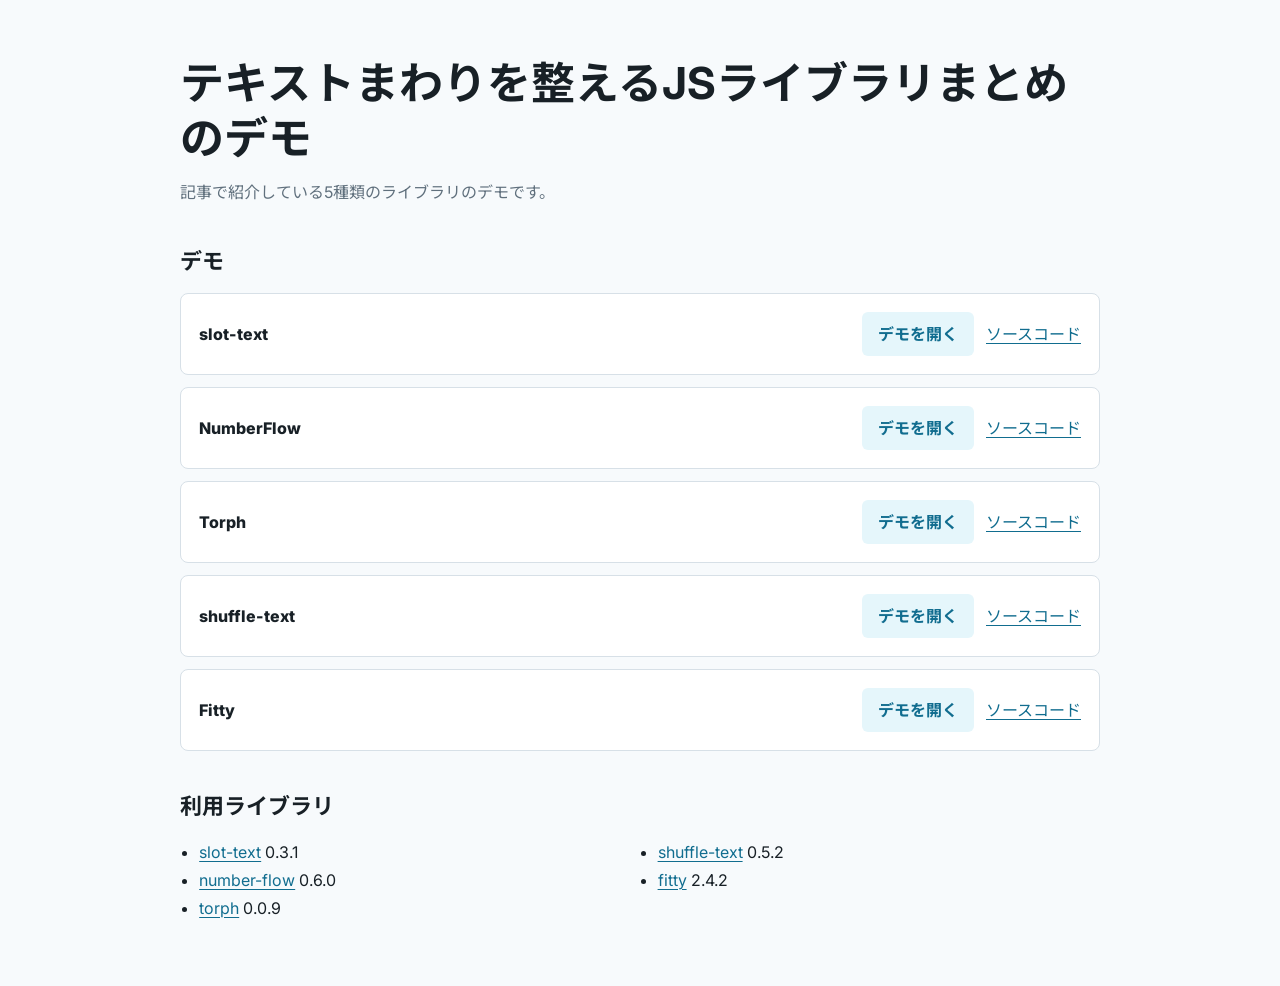
<file: index.html>
<!doctype html>
<html lang="ja">
  <head>
    <meta charset="UTF-8" />
    <meta name="viewport" content="width=device-width, initial-scale=1.0" />
    <title>テキストまわりを整えるJSライブラリまとめのデモ</title>
    <link rel="preconnect" href="https://fonts.googleapis.com" />
    <link rel="preconnect" href="https://fonts.gstatic.com" crossorigin />
    <link
      href="https://fonts.googleapis.com/css2?family=Inter:wght@500;600;700;800&family=Noto+Sans+JP:wght@500;700;800&display=swap"
      rel="stylesheet"
    />
    <style>
      :root {
        color-scheme: light;
        --text: #182026;
        --muted: #60707d;
        --line: #d7e0e7;
        --bg: #f7fafc;
        --panel: #ffffff;
        --accent: #116d8f;
        --accent-bg: #e5f6fb;
      }

      * {
        box-sizing: border-box;
      }

      body {
        min-height: 100vh;
        margin: 0;
        background: var(--bg);
        color: var(--text);
        font-family: Inter, "Noto Sans JP", sans-serif;
        line-height: 1.75;
      }

      main {
        width: min(920px, calc(100% - 40px));
        margin: 0 auto;
        padding: 56px 0 64px;
      }

      h1 {
        margin: 0 0 12px;
        font-size: clamp(28px, 5vw, 44px);
        line-height: 1.25;
        letter-spacing: 0;
      }

      p {
        margin: 0;
        color: var(--muted);
      }

      section {
        margin-top: 40px;
      }

      h2 {
        margin: 0 0 16px;
        font-size: 22px;
        line-height: 1.4;
        letter-spacing: 0;
      }

      .demo-list {
        display: grid;
        gap: 12px;
        margin: 0;
        padding: 0;
        list-style: none;
      }

      .demo-item {
        display: grid;
        grid-template-columns: 1fr auto auto;
        gap: 12px;
        align-items: center;
        padding: 18px;
        border: 1px solid var(--line);
        border-radius: 8px;
        background: var(--panel);
      }

      .demo-name {
        font-weight: 800;
      }

      a {
        color: var(--accent);
        text-decoration-thickness: 0.08em;
        text-underline-offset: 0.18em;
      }

      .button-link {
        display: inline-flex;
        justify-content: center;
        min-width: 112px;
        padding: 8px 14px;
        border-radius: 6px;
        background: var(--accent-bg);
        font-weight: 700;
        text-decoration: none;
      }

      .library-list {
        columns: 2;
        margin: 0;
        padding-left: 1.2em;
      }

      @media (width <= 640px) {
        main {
          width: min(100% - 28px, 920px);
          padding-top: 36px;
        }

        .demo-item {
          grid-template-columns: 1fr;
          gap: 10px;
        }

        .button-link {
          width: 100%;
        }

        .library-list {
          columns: 1;
        }
      }
    </style>
  </head>
  <body>
    <main>
      <h1>テキストまわりを整えるJSライブラリまとめのデモ</h1>
      <p>記事で紹介している5種類のライブラリのデモです。</p>

      <section>
        <h2>デモ</h2>
        <ol class="demo-list">
          <li class="demo-item">
            <span class="demo-name">slot-text</span>
            <a class="button-link" href="./demo/01/">デモを開く</a>
            <a href="https://github.com/ics-creative/260709_text_js_libraries/blob/main/demo/01/index.html">ソースコード</a>
          </li>
          <li class="demo-item">
            <span class="demo-name">NumberFlow</span>
            <a class="button-link" href="./demo/02/">デモを開く</a>
            <a href="https://github.com/ics-creative/260709_text_js_libraries/blob/main/demo/02/index.html">ソースコード</a>
          </li>
          <li class="demo-item">
            <span class="demo-name">Torph</span>
            <a class="button-link" href="./demo/03/">デモを開く</a>
            <a href="https://github.com/ics-creative/260709_text_js_libraries/blob/main/demo/03/index.html">ソースコード</a>
          </li>
          <li class="demo-item">
            <span class="demo-name">shuffle-text</span>
            <a class="button-link" href="./demo/04/">デモを開く</a>
            <a href="https://github.com/ics-creative/260709_text_js_libraries/blob/main/demo/04/index.html">ソースコード</a>
          </li>
          <li class="demo-item">
            <span class="demo-name">Fitty</span>
            <a class="button-link" href="./demo/05/">デモを開く</a>
            <a href="https://github.com/ics-creative/260709_text_js_libraries/blob/main/demo/05/index.html">ソースコード</a>
          </li>
        </ol>
      </section>

      <section>
        <h2>利用ライブラリ</h2>
        <ul class="library-list">
          <li><a href="https://github.com/Danilaa1/slot-text">slot-text</a> 0.3.1</li>
          <li><a href="https://github.com/barvian/number-flow">number-flow</a> 0.6.0</li>
          <li><a href="https://github.com/lochie/torph">torph</a> 0.0.9</li>
          <li><a href="https://github.com/ics-ikeda/shuffle-text">shuffle-text</a> 0.5.2</li>
          <li><a href="https://github.com/rikschennink/fitty">fitty</a> 2.4.2</li>
        </ul>
      </section>
    </main>
  </body>
</html>
</file>
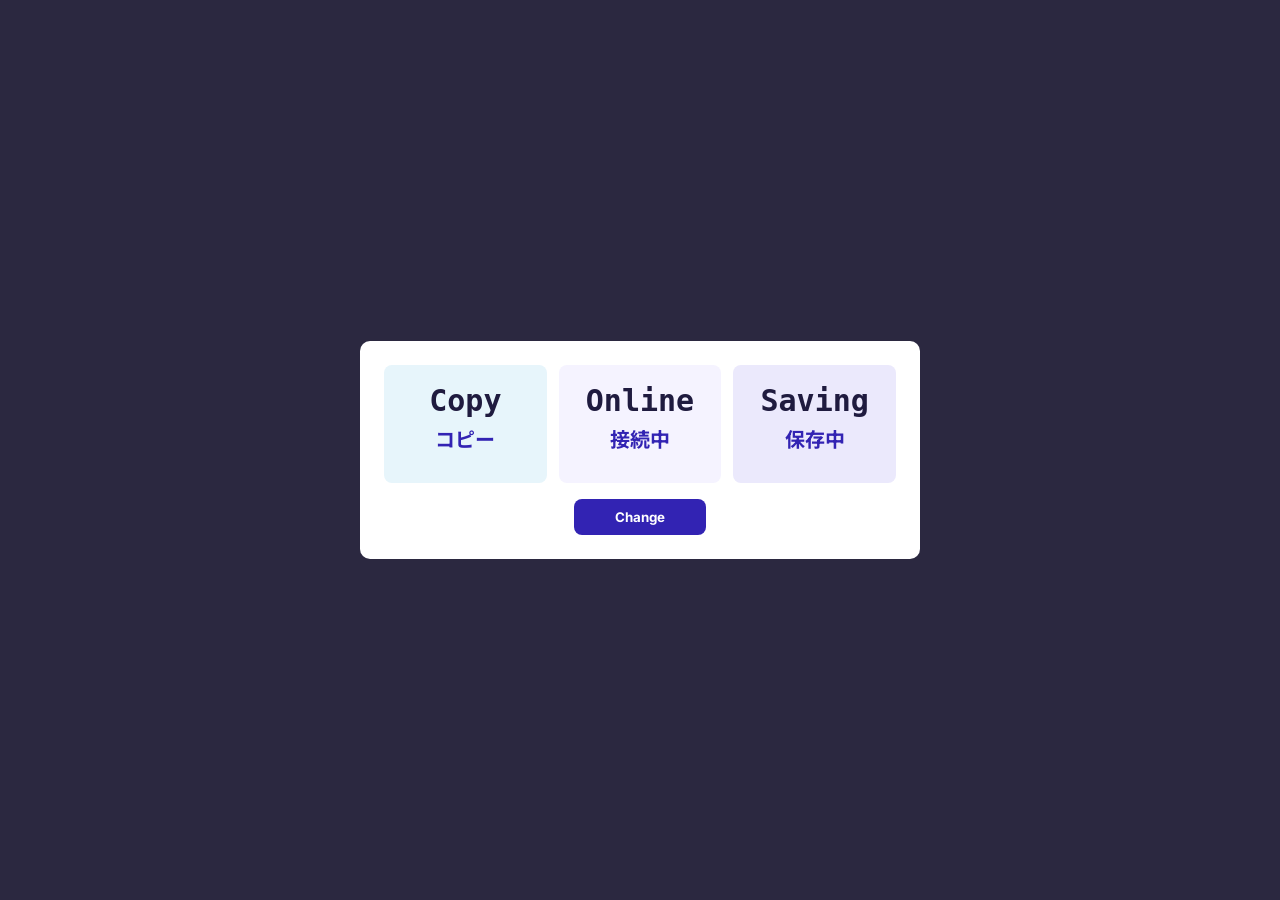
<file: demo/01/index.html>
<!DOCTYPE html>
<html lang="ja">
<head>
  <meta charset="UTF-8" />
  <meta content="width=device-width, initial-scale=1" name="viewport" />
  <title>1. slot-textのデモ</title>
  <link href="../base.css" rel="stylesheet" />
  <link href="https://esm.sh/slot-text@0.3.1/style.css" rel="stylesheet" />
  <style>
    .signal-grid {
      display: grid;
      grid-template-columns: repeat(3, minmax(0, 1fr));
      gap: 12px;

      @media (width <= 560px) {
        grid-template-columns: 1fr;
      }
    }

    .signal-card {
      display: grid;
      place-items: center;
      min-height: 112px;
      padding: 16px;

      &:nth-child(1) {
        background: var(--soft-blue);
      }

      &:nth-child(3) {
        background: var(--soft-purple);
      }

      @media (width <= 560px) {
        min-height: 104px;
      }
    }

    .slot-label {
      min-height: 40px;
      font-weight: bold;
      line-height: 1.3;
    }

    .slot-stack {
      display: grid;
      gap: 6px;
      justify-items: center;
    }

    .slot-label-en {
      font-size: 30px;

      @media (width <= 560px) {
        font-size: 26px;
      }
    }

    .slot-label-ja {
      font-size: 20px;
      color: var(--primary);

      @media (width <= 560px) {
        font-size: 18px;
      }
    }
  </style>
</head>

<body>
<main class="wrapper">
  <section class="signal-grid">
    <div class="panel signal-card">
      <div class="slot-stack">
        <p class="slot-label slot-label-en mono js-copy-label-en">Copy</p>
        <p class="slot-label slot-label-ja js-copy-label-ja">コピー</p>
      </div>
    </div>

    <div class="panel signal-card">
      <div class="slot-stack">
        <p class="slot-label slot-label-en mono js-status-label-en">Online</p>
        <p class="slot-label slot-label-ja js-status-label-ja">接続中</p>
      </div>
    </div>

    <div class="panel signal-card">
      <div class="slot-stack">
        <p class="slot-label slot-label-en mono js-save-label-en">Saving</p>
        <p class="slot-label slot-label-ja js-save-label-ja">保存中</p>
      </div>
    </div>
  </section>

  <div class="control-row">
    <button class="control-button js-cycle" type="button">Change</button>
  </div>
</main>

<script type="module">
  import { slotText } from "https://esm.sh/slot-text@0.3.1";

  const scenes = [
    ["Copy", "コピー", "Online", "接続中", "Saving", "保存中"],
    ["Copied", "コピー済み", "Offline", "切断", "Done", "完了"],
  ];

  const targets = [
    { selector: ".js-copy-label-en", direction: "up" },
    { selector: ".js-copy-label-ja", direction: "up" },
    { selector: ".js-status-label-en", direction: "down" },
    { selector: ".js-status-label-ja", direction: "down" },
    { selector: ".js-save-label-en", direction: "up" },
    { selector: ".js-save-label-ja", direction: "up" },
  ];

  const items = targets.map((target, index) => ({
    // 初期表示の文字列を渡して、対象要素用のcontrollerを作成する
    controller: slotText(document.querySelector(target.selector), scenes[0][index]),
    direction: target.direction,
  }));

  let sceneIndex = 0;

  function rollLabels() {
    sceneIndex = (sceneIndex + 1) % scenes.length;

    items.forEach((item, index) => {
      // set()に次の文字列を渡すと、スロット風に切り替わる
      item.controller.set(scenes[sceneIndex][index], {
        direction: item.direction,
      });
    });
  }

  document.querySelector(".js-cycle").addEventListener("click", rollLabels);
</script>
</body>
</html>
</file>
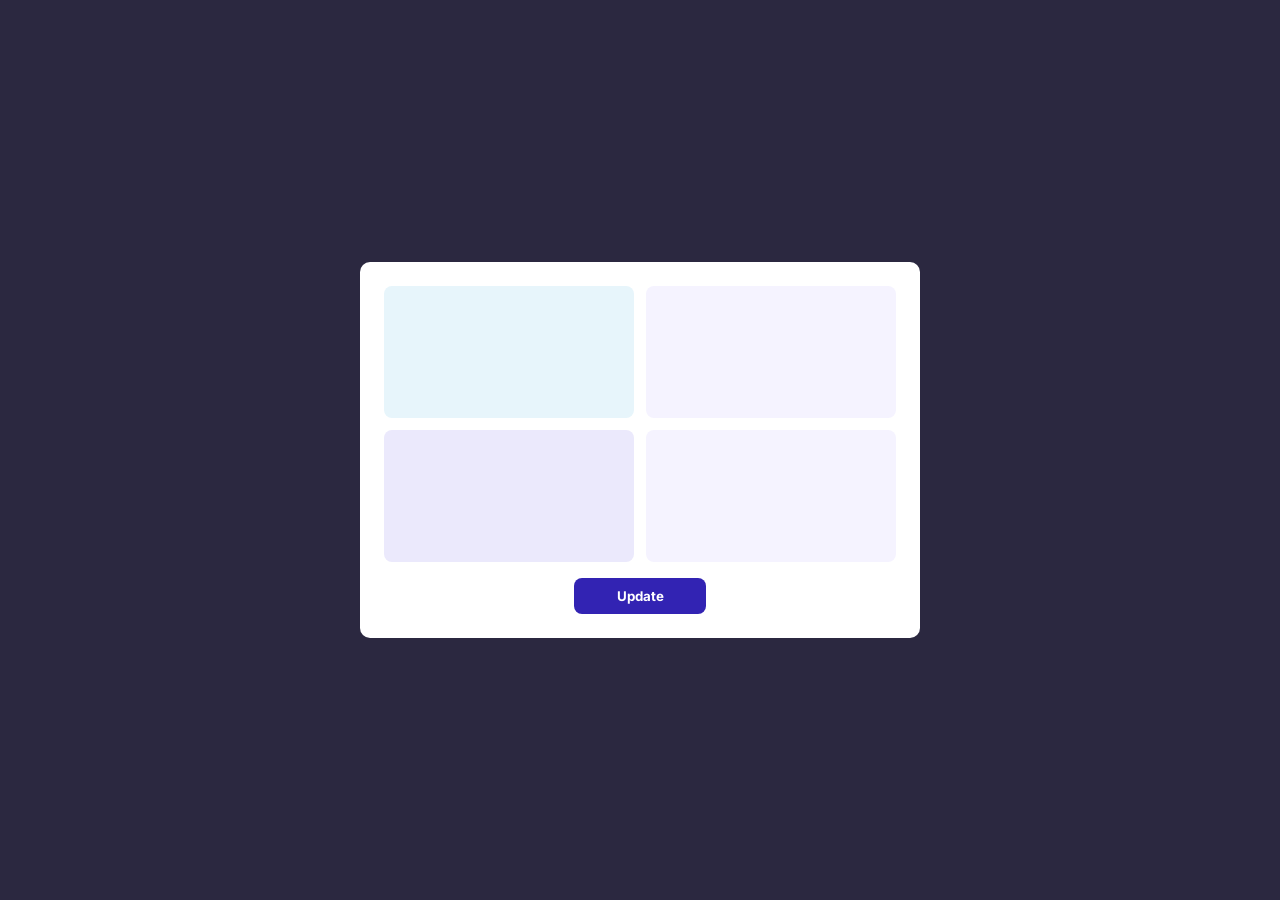
<file: demo/02/index.html>
<!DOCTYPE html>
<html lang="ja">
<head>
  <meta charset="UTF-8" />
  <meta content="width=device-width, initial-scale=1" name="viewport" />
  <title>2. NumberFlowのデモ</title>
  <link href="../base.css" rel="stylesheet" />
  <style>
    .metric-grid {
      display: grid;
      grid-template-columns: repeat(2, minmax(0, 1fr));
      gap: 12px;

      @media (width <= 560px) {
        grid-template-columns: 1fr;
      }
    }

    .metric-card {
      display: grid;
      place-items: center;
      min-height: 132px;
      padding: 16px;

      &:nth-child(1) {
        background: var(--soft-blue);
      }

      &:nth-child(3) {
        background: var(--soft-purple);
      }
    }

    number-flow {
      width: fit-content;
      font-size: 40px;
      font-weight: bold;
      line-height: 1.05;
      color: var(--ink);

      @media (width <= 560px) {
        font-size: 32px;
      }
    }
  </style>
</head>

<body>
<main class="wrapper">
  <section class="metric-grid">
    <div class="panel metric-card">
      <number-flow class="mono js-flow" data-will-change></number-flow>
    </div>

    <div class="panel metric-card">
      <number-flow class="mono js-flow" data-will-change></number-flow>
    </div>

    <div class="panel metric-card">
      <number-flow class="mono js-flow" data-will-change></number-flow>
    </div>

    <div class="panel metric-card">
      <number-flow class="mono js-flow" data-will-change></number-flow>
    </div>
  </section>

  <div class="control-row">
    <button class="control-button js-update" type="button">Update</button>
  </div>
</main>

<script type="module">
  import { continuous } from "https://esm.sh/number-flow@0.6.0";

  const flows = [...document.querySelectorAll(".js-flow")];

  const metricSets = [
    [12480, 7, 86000, 88],
    [13950, 4, 92000, 104],
    [13520, 9, 104000, 127],
  ];

  let metricIndex = 0;

  flows.forEach((flow, index) => {
    if (index === 2) {
      flow.format = { style: "currency", currency: "JPY", maximumFractionDigits: 0 };
    } else {
      flow.format = { maximumFractionDigits: 0 };
    }

    // 表示形式やロケール、動きのプラグインを要素へ設定する
    flow.locales = "ja-JP";
    flow.plugins = [continuous];

    // update()に数値を渡すと、差分がアニメーションする
    flow.update(metricSets[metricIndex][index]);
  });

  function updateMetrics() {
    metricIndex = (metricIndex + 1) % metricSets.length;

    flows.forEach((flow, index) => {
      flow.update(metricSets[metricIndex][index]);
    });
  }

  document.querySelector(".js-update").addEventListener("click", updateMetrics);
</script>
</body>
</html>
</file>
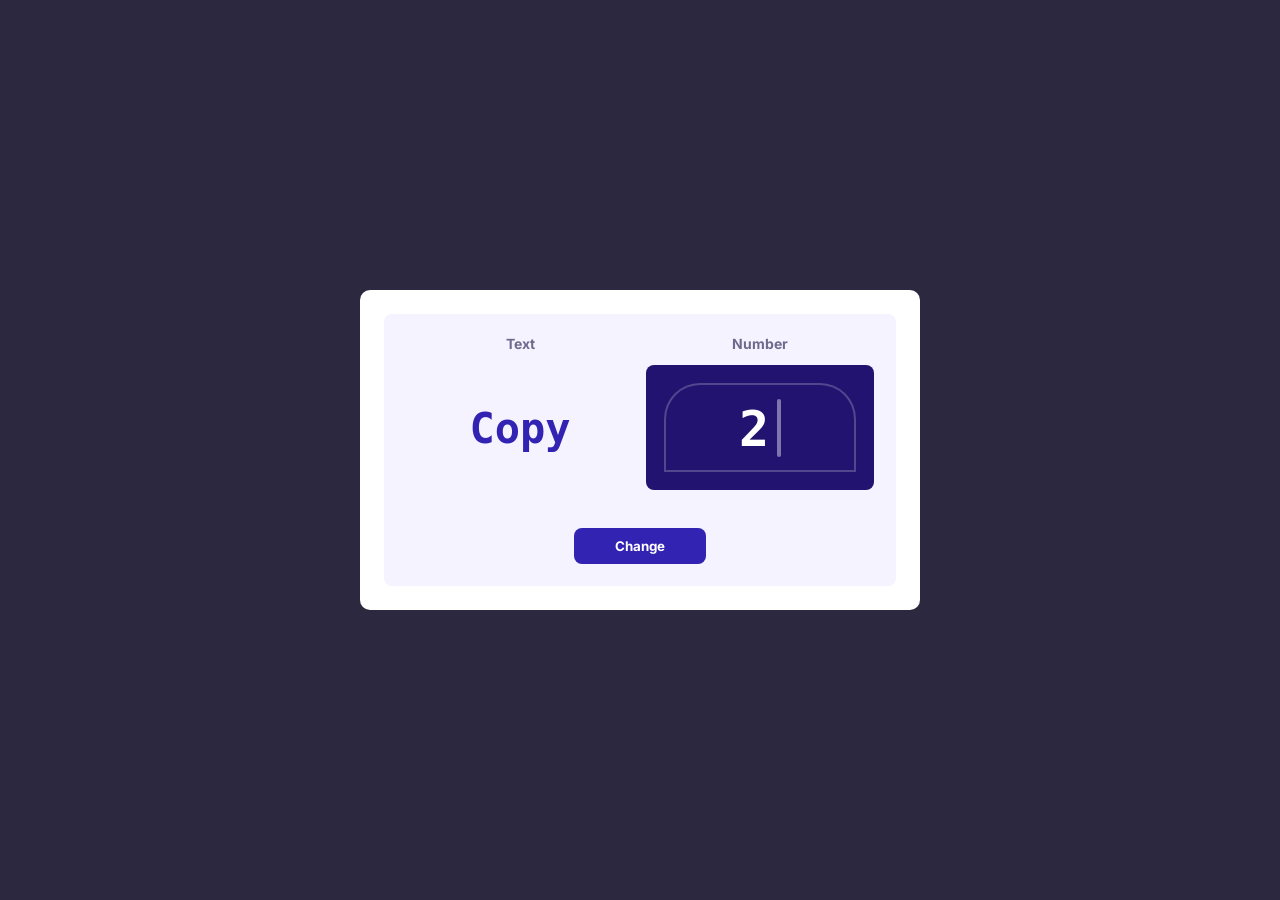
<file: demo/03/index.html>
<!DOCTYPE html>
<html lang="ja">
<head>
  <meta charset="UTF-8" />
  <meta content="width=device-width, initial-scale=1" name="viewport" />
  <title>3. Torphのデモ</title>
  <link href="../base.css" rel="stylesheet" />
  <style>
    .morph-panel {
      display: grid;
      gap: 38px;
      padding: 22px;
      overflow: hidden;
    }

    .morph-section {
      display: grid;
      gap: 12px;
    }

    .morph-grid {
      display: grid;
      grid-template-columns: repeat(2, minmax(0, 1fr));
      gap: 12px;

      @media (width <= 560px) {
        grid-template-columns: 1fr;
      }
    }

    .morph-caption {
      font-size: 14px;
      line-height: 1.2;
      text-align: center;
      color: var(--muted);
    }

    .morph-title {
      display: grid;
      place-items: center;
      min-height: 118px;
      font-size: 42px;
      line-height: 1.05;

      @media (width <= 560px) {
        min-height: 104px;
        font-size: 38px;
      }
    }

    .morph-word,
    .number-text {
      width: fit-content;
      font-weight: bold;
    }

    .morph-word {
      color: var(--primary);
    }

    .number-stage {
      display: grid;
      place-items: center;
      min-height: 118px;
      padding: 18px;
      overflow: hidden;
      border-radius: 8px;
      background: var(--deep);

      @media (width <= 560px) {
        min-height: 104px;
      }
    }

    .number-field {
      display: flex;
      align-items: flex-end;
      justify-content: center;
      width: min(100%, 318px);
      min-height: 88px;
      padding: 16px 20px 18px;
      color: #ffffff;
      border-radius: 36px 36px 0 0;
      box-shadow: inset 0 0 0 2px rgba(255, 255, 255, 0.22);
      font-size: 50px;

      @media (width <= 560px) {
        min-height: 78px;
        font-size: 40px;
      }
    }

    .number-text {
      min-width: 0;
      overflow: hidden;
      font-size: inherit;
      line-height: 1;
      text-overflow: ellipsis;
    }

    .number-cursor {
      flex: 0 0 auto;
      width: 0.08em;
      height: 1.15em;
      margin: 0 0 -0.06em 0.16em;
      border-radius: 999px;
      background: rgba(255, 255, 255, 0.42);
      animation: blink 1s steps(2, start) infinite;
    }

    @keyframes blink {
      50% {
        opacity: 0;
      }
    }
  </style>
</head>

<body>
<main class="wrapper">
  <section class="panel morph-panel">
    <div class="morph-grid">
      <div class="morph-section">
        <p class="morph-caption">Text</p>
        <h2 class="morph-title">
          <span class="morph-word mono js-morph-word">Copy</span>
        </h2>
      </div>

      <div class="morph-section">
        <p class="morph-caption">Number</p>
        <div class="number-stage">
          <div class="number-field">
            <span class="number-text mono js-number-label">2</span>
            <span class="number-cursor"></span>
          </div>
        </div>
      </div>
    </div>

    <div class="control-row">
      <button class="control-button js-change" type="button">Change</button>
    </div>
  </section>
</main>

<script type="module">
  import { TextMorph } from "https://esm.sh/torph@0.0.9";

  const wordElement = document.querySelector(".js-morph-word");
  const numberElement = document.querySelector(".js-number-label");
  const words = ["Copy", "Copied", "コピー中", "コピー完了"];
  const numbers = ["2", "20", "20.8", "20.85"];

  // 対象要素とアニメーション設定を渡してTextMorphを作成する
  const wordMorph = new TextMorph({
    element: wordElement,
    duration: 460,
    ease: "cubic-bezier(0.19, 1, 0.22, 1)",
    locale: "ja",
  });

  const numberMorph = new TextMorph({
    element: numberElement,
    duration: 360,
    ease: "cubic-bezier(0.19, 1, 0.22, 1)",
    locale: "ja",
  });

  let sceneIndex = 0;

  function updateDemo(nextIndex) {
    sceneIndex = nextIndex;
    // update()で次の文字列へモーフィングする
    wordMorph.update(words[sceneIndex % words.length]);
    numberMorph.update(numbers[sceneIndex % numbers.length]);
  }

  document.querySelector(".js-change").addEventListener("click", () => {
    updateDemo((sceneIndex + 1) % words.length);
  });

  updateDemo(0);
</script>
</body>
</html>
</file>
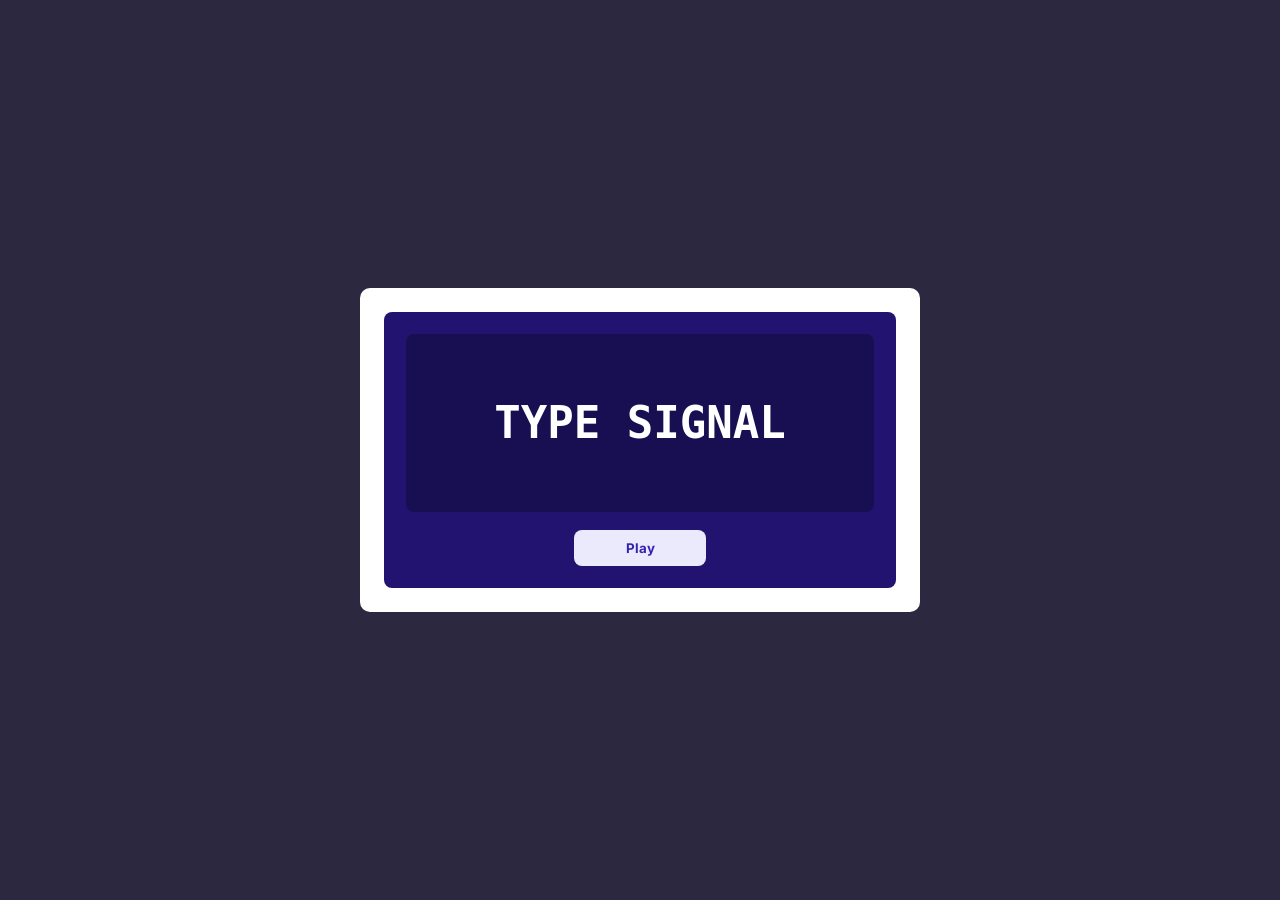
<file: demo/04/index.html>
<!DOCTYPE html>
<html lang="ja">
<head>
  <meta charset="UTF-8" />
  <meta content="width=device-width, initial-scale=1" name="viewport" />
  <title>4. shuffle-textのデモ</title>
  <link href="../base.css" rel="stylesheet" />
  <style>
    .decode-panel {
      display: grid;
      gap: 18px;
      padding: 22px;
      background: var(--deep);
      color: #ebe9fc;

      .control-button {
        color: var(--primary);
        background: #ebe9fc;
      }
    }

    .decode-window {
      display: grid;
      min-height: 178px;
      align-content: center;
      padding: 18px;
      border-radius: 8px;
      background: #180f52;
    }

    .decode-title {
      justify-self: center;
      font-size: 44px;
      font-weight: bold;
      line-height: 1.05;
      text-align: center;
      color: #ffffff;
      white-space: nowrap;

      @media (width <= 560px) {
        font-size: 32px;
      }
    }
  </style>
</head>

<body>
<main class="wrapper">
  <section class="panel decode-panel">
    <div class="decode-window">
      <h2 class="decode-title mono js-shuffle-title">TYPE SIGNAL</h2>
    </div>

    <button class="control-button js-decode" type="button">Play</button>
  </section>
</main>

<script type="module">
  import ShuffleText from "https://esm.sh/shuffle-text@0.5.2";

  const title = document.querySelector(".js-shuffle-title");
  const phrases = [
    "TYPE SIGNAL",
    "FUTURE COPY",
    "WORDS ON AIR",
    "READY TYPE",
  ];

  // 対象要素を渡してShuffleTextを作成する
  const shuffle = new ShuffleText(title);
  shuffle.duration = 760;
  shuffle.emptyCharacter = ".";
  shuffle.sourceRandomCharacter = "ABCDEFGHIJKLMNOPQRSTUVWXYZ0123456789#*";

  let phraseIndex = 0;

  function decodeNextTitle() {
    phraseIndex = (phraseIndex + 1) % phrases.length;

    // setText()で完成形を指定し、start()で演出を再生する
    shuffle.setText(phrases[phraseIndex]);
    shuffle.start();
  }

  document.querySelector(".js-decode").addEventListener("click", decodeNextTitle);
</script>
</body>
</html>
</file>
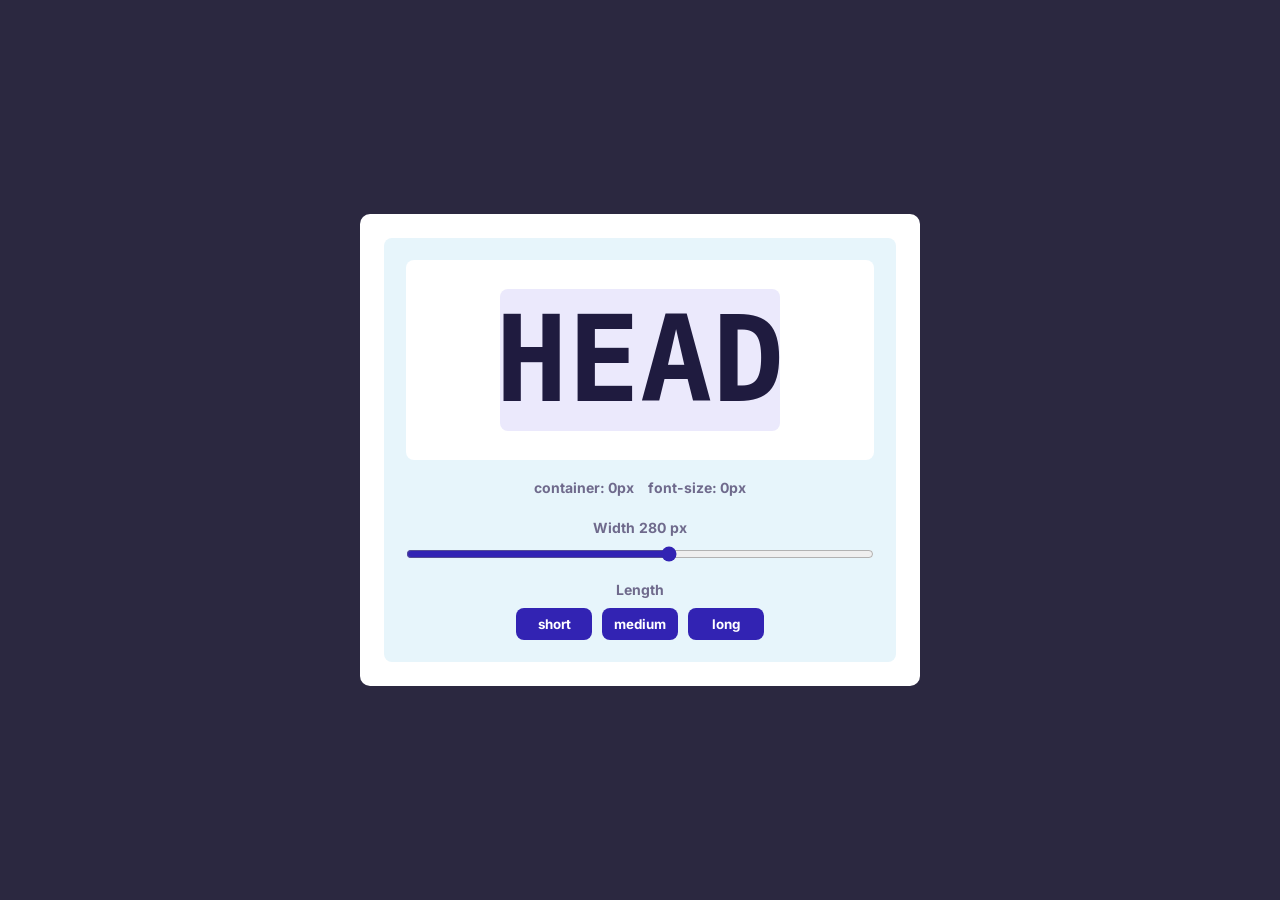
<file: demo/05/index.html>
<!DOCTYPE html>
<html lang="ja">
<head>
  <meta charset="UTF-8" />
  <meta content="width=device-width, initial-scale=1" name="viewport" />
  <title>5. Fittyのデモ</title>
  <link href="../base.css" rel="stylesheet" />
  <style>
    .fit-panel {
      display: grid;
      gap: 16px;
      min-width: 0;
      padding: 22px;
      background: var(--soft-blue);
    }

    .fit-stage {
      display: grid;
      justify-items: center;
      min-width: 0;
      min-height: 200px;
      align-items: center;
      padding: 18px;
      border-radius: 8px;
      background: #ffffff;
    }

    .fit-frame {
      display: flex;
      align-items: center;
      justify-content: center;
      width: min(var(--fit-width, 280px), 100%);
      max-width: 100%;
      min-height: 128px;
      padding: 14px;
      border-radius: 8px;
      background: var(--soft-purple);
      overflow: hidden;
    }

    .fit-title {
      display: inline-block;
      white-space: nowrap;
      font-size: 120px;
      font-weight: bold;
      line-height: 0.95;
      text-align: center;
      color: var(--ink);

      @media (width <= 560px) {
        font-size: 96px;
      }
    }

    .fit-inner {
      display: flex;
      justify-content: center;
      width: 100%;
      min-width: 0;
    }

    .fit-stats {
      display: flex;
      flex-wrap: wrap;
      gap: 8px 14px;
      justify-content: center;
      font-size: 14px;
      text-align: center;
      color: var(--muted);
    }

    .range-field {
      display: grid;
      gap: 6px;
      min-width: 0;
    }

    .range-label,
    .length-label {
      font-size: 14px;
      text-align: center;
      color: var(--muted);
    }

    .range-label {
      display: flex;
      gap: 4px;
      justify-content: center;
    }

    .length-field {
      display: grid;
      gap: 6px;
      justify-items: center;
    }

    .width-range {
      width: 100%;
      accent-color: var(--primary);
    }
  </style>
</head>

<body>
<main class="wrapper">
  <section class="panel fit-panel">
    <div class="fit-stage">
      <div class="fit-frame js-fit-frame">
        <div class="fit-inner">
          <p class="fit-title mono js-fit-title">RESPONSIVE HEADLINE LAYOUT</p>
        </div>
      </div>
    </div>

    <div>
      <p class="fit-stats">
        <span>container: <span class="js-container-size">0</span>px</span>
        <span>font-size: <span class="js-font-size">0</span>px</span>
      </p>
    </div>

    <div class="range-field">
      <p class="range-label">Width <span class="js-width-label">280</span>px</p>
      <input class="width-range js-width-range" max="380" min="150" type="range" value="280" />
    </div>

    <div class="length-field">
      <p class="length-label">Length</p>
      <div class="control-row">
        <button class="mini-button js-copy-button" data-copy="SALE" type="button">short</button>
        <button class="mini-button js-copy-button" data-copy="EVENT SCHEDULE" type="button">medium</button>
        <button class="mini-button js-copy-button" data-copy="RESPONSIVE HEADLINE LAYOUT" type="button">long</button>
      </div>
    </div>
  </section>
</main>

<script type="module">
  import fitty from "https://esm.sh/fitty@2.4.2";

  const frame = document.querySelector(".js-fit-frame");
  const title = document.querySelector(".js-fit-title");
  const range = document.querySelector(".js-width-range");
  const widthLabel = document.querySelector(".js-width-label");
  const containerSize = document.querySelector(".js-container-size");
  const fontSize = document.querySelector(".js-font-size");
  const buttons = [...document.querySelectorAll(".js-copy-button")];

  // 対象テキストと、調整するフォントサイズの範囲を指定する
  const fittedTitle = fitty(title, {
    minSize: 10,
    maxSize: 220,
  });

  function fitToCurrentFrame() {
    frame.style.setProperty("--fit-width", `${range.value}px`);
    widthLabel.textContent = range.value;

    // 親要素の幅を変えた場合は、fit()で再計算する
    fittedTitle.fit({ sync: true });
  }

  function updateStats() {
    containerSize.textContent = title.parentElement.clientWidth;
    fontSize.textContent = Math.round(Number.parseFloat(getComputedStyle(title).fontSize));
  }

  range.addEventListener("input", fitToCurrentFrame);
  title.addEventListener("fit", updateStats);

  buttons.forEach((button) => {
    button.addEventListener("click", () => {
      title.textContent = button.dataset.copy;
    });
  });

  fitToCurrentFrame();
</script>
</body>
</html>
</file>
<file: demo/base.css>
@import url("https://fonts.googleapis.com/css2?family=Inter:wght@400;700&family=Noto+Sans+JP:wght@400;700&display=swap");

* {
  margin: 0;
  padding: 0;
  box-sizing: border-box;
}

:root {
  --ink: #1f1b3f;
  --muted: #6f6a8c;
  --base: #ffffff;
  --soft: #f5f3ff;
  --soft-blue: #e7f5fb;
  --soft-purple: #ebe9fc;
  --deep: #21136f;
  --primary: #3223b3;
}

html {
  height: 100%;
}

body {
  display: grid;
  place-items: center;
  width: 100%;
  min-height: 100%;
  margin: 0;
  padding: 24px;
  font-family: Inter, "Noto Sans JP", sans-serif;
  font-size: 16px;
  font-weight: bold;
  line-height: 1.7;
  color: var(--ink);
  background-color: #2b2840;

  @media (width <= 560px) {
    padding: 16px;
  }
}

button,
input {
  font-family: inherit;
  font-weight: bold;
}

button {
  border: none;
  cursor: pointer;
}

.wrapper {
  display: grid;
  gap: 16px;
  width: min(560px, calc(100% - 32px));
  min-width: 0;
  padding: 24px;
  border-radius: 10px;
  background: var(--base);

  @media (width <= 560px) {
    padding: 16px;
  }
}

.panel {
  min-width: 0;
  border-radius: 8px;
  background: var(--soft);
}

.control-row {
  display: flex;
  flex-wrap: wrap;
  gap: 10px;
  align-items: center;
  justify-content: center;
}

.control-button,
.mini-button {
  border-radius: 8px;
  color: #ffffff;
  background: var(--primary);

  &:active {
    transform: translateY(1px);
    background: var(--deep);
  }
}

.control-button {
  justify-self: center;
  min-width: 132px;
  padding: 10px 16px;
}

.mini-button {
  min-width: 76px;
  padding: 8px 10px;
}

.mono {
  font-family: ui-monospace, SFMono-Regular, Menlo, Consolas, monospace;
}
</file>
